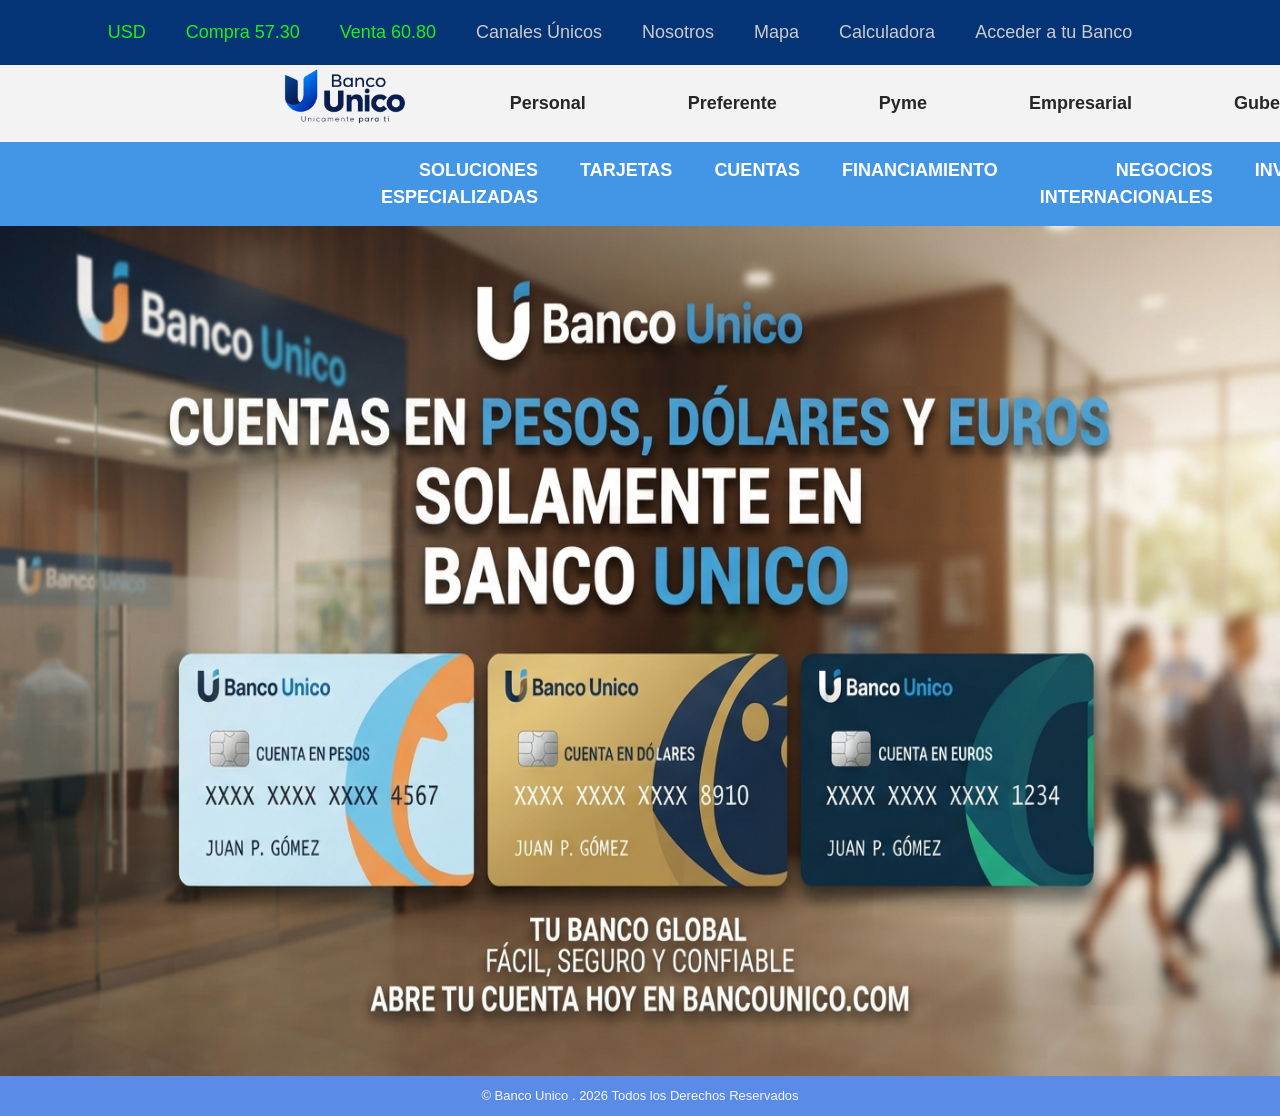
<file: index.HTML>
<!DOCTYPE html>
<html lang="en">
<head>
    <link rel="stylesheet" href="style.css">
    <link rel="shortcut icon" href="favicon.png" type="image/x-icon">
    <meta charset="UTF-8">
    <meta name="viewport" content="width=device-width, initial-scale=1.0">
    
    <title>Banco Unico</title>
</head>
<body>


    <nav class="barra_menu1">
        <ul>
            <span>
            <li>USD</li>
            <li>Compra 57.30</li>
            <li>Venta 60.80</li>
            </span>
            <a  href="CanalesÚnicos.html">Canales Únicos</a>
            <a  href="Nosotros.html">Nosotros </a>
            <a href="Mapa.html">Mapa </a>
            <a  href="Calculadora.html">Calculadora </a>
            <a  href="AccederatuBanco.html">Acceder a tu Banco </a>
            
        </ul>
    </nav>

    <nav class="barra_menu2">
        <img class="imagen_logo" src="logo_unico.png" alt="Logo del banco sin fondo" width="200">
        <ul>
            <li>Personal</li>
            <li>Preferente</li>
            <li>Pyme</li>
            <li>Empresarial</li>
            <li>Gubernamental</li>
            <li>Internacional</li>
        </ul>
    </nav>

    <nav class="barra_menu3">
        <ul>
            <li>SOLUCIONES ESPECIALIZADAS</li>
            <li>TARJETAS</li>
            <li>CUENTAS</li>
            <li>FINANCIAMIENTO</li>
            <li>NEGOCIOS INTERNACIONALES</li>
            <li>INVERSIONES</li>
        </ul>
    </nav>

<div class="movidafuera">
    <div class="imgmovidas">
    <img src="Cuentas-do-eu-pe.jpg" alt="tipo de cuentas del banco">
    <img src="dia-a-dia.jpeg" alt="dia a dia de la gente en las calles">
    <img src="viajes.jpg" alt="gente viajando con targetas ">

    </div>
</div>

<footer>© Banco Unico . 2026 Todos los Derechos Reservados</footer>

<script src="movimiento.js"></script>
</body>
</html>
</file>
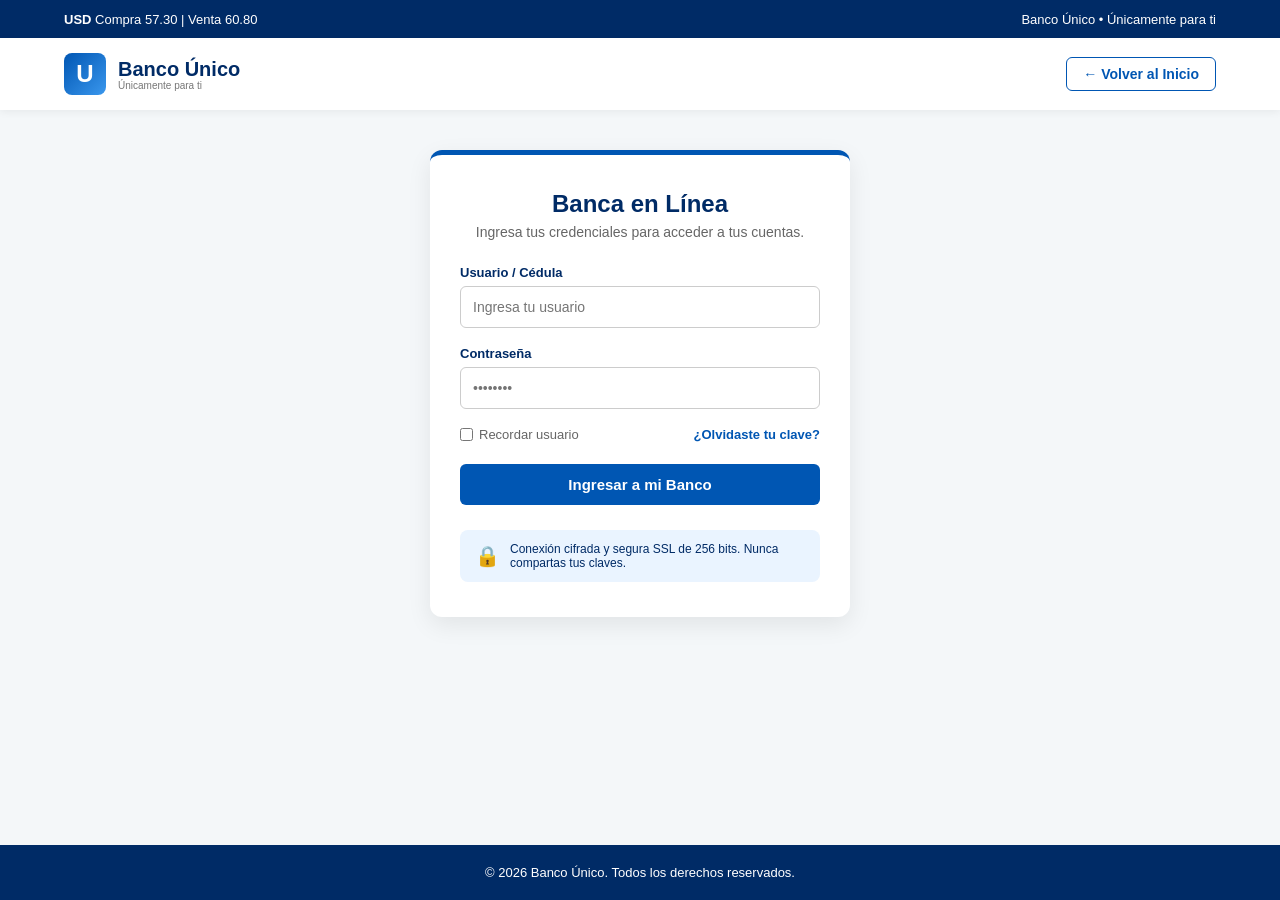
<file: AccederatuBanco.html>
<!DOCTYPE html>
<html lang="es">
<head>
  <meta charset="UTF-8" />
  <meta name="viewport" content="width=device-width, initial-scale=1.0" />
  <title>Acceder a tu Banco - Banco Único</title>
  <style>
    :root {
      --primary-dark: #002b66;   /* Azul oscuro superior */
      --primary-blue: #0056b3;   /* Azul institucional */
      --accent-blue: #3a97ed;    /* Azul claro */
      --bg-light: #f4f7f9;
      --card-bg: #ffffff;
      --text-color: #333333;
      --text-muted: #666666;
    }

    * {
      box-sizing: border-box;
      margin: 0;
      padding: 0;
      font-family: 'Segoe UI', Tahoma, Geneva, Verdana, sans-serif;
    }

    body {
      background-color: var(--bg-light);
      color: var(--text-color);
      display: flex;
      flex-direction: column;
      min-height: 100vh;
    }

    /* Barra Superior */
    .top-bar {
      background-color: var(--primary-dark);
      height: 38px;
      display: flex;
      align-items: center;
      justify-content: space-between;
      padding: 0 5%;
      color: #ffffff;
      font-size: 13px;
    }

    /* Header */
    header {
      background-color: #ffffff;
      box-shadow: 0 2px 8px rgba(0,0,0,0.06);
      padding: 15px 5%;
      display: flex;
      align-items: center;
      justify-content: space-between;
    }

    .logo-container {
      display: flex;
      align-items: center;
      gap: 12px;
      text-decoration: none;
    }

    .logo-u {
      background: linear-gradient(135deg, var(--primary-blue), var(--accent-blue));
      color: #ffffff;
      font-weight: bold;
      font-size: 24px;
      width: 42px;
      height: 42px;
      border-radius: 8px;
      display: flex;
      align-items: center;
      justify-content: center;
    }

    .logo-text {
      color: var(--primary-dark);
      font-size: 20px;
      font-weight: 700;
      line-height: 1.1;
    }

    .logo-text small {
      display: block;
      font-size: 10px;
      font-weight: 400;
      color: #777777;
    }

    .btn-back {
      color: var(--primary-blue);
      text-decoration: none;
      font-weight: 600;
      font-size: 14px;
      padding: 8px 16px;
      border: 1px solid var(--primary-blue);
      border-radius: 6px;
      transition: all 0.2s ease;
    }

    .btn-back:hover {
      background-color: var(--primary-blue);
      color: #ffffff;
    }

    /* Contenido Principal */
    main {
      flex: 1;
      max-width: 460px;
      width: 100%;
      margin: 40px auto;
      padding: 0 20px;
    }

    .login-card {
      background-color: var(--card-bg);
      border-radius: 12px;
      box-shadow: 0 8px 24px rgba(0,0,0,0.08);
      padding: 35px 30px;
      border-top: 5px solid var(--primary-blue);
    }

    .login-header {
      text-align: center;
      margin-bottom: 25px;
    }

    .login-header h1 {
      color: var(--primary-dark);
      font-size: 24px;
      margin-bottom: 6px;
    }

    .login-header p {
      color: var(--text-muted);
      font-size: 14px;
    }

    /* Formulario */
    .form-group {
      margin-bottom: 18px;
    }

    .form-group label {
      display: block;
      font-size: 13px;
      font-weight: 600;
      color: var(--primary-dark);
      margin-bottom: 6px;
    }

    .form-group input {
      width: 100%;
      padding: 12px;
      border: 1px solid #cccccc;
      border-radius: 6px;
      font-size: 14px;
      outline: none;
      transition: border-color 0.2s;
    }

    .form-group input:focus {
      border-color: var(--accent-blue);
    }

    .options-row {
      display: flex;
      align-items: center;
      justify-content: space-between;
      font-size: 13px;
      margin-bottom: 22px;
    }

    .options-row label {
      color: var(--text-muted);
      cursor: pointer;
      display: flex;
      align-items: center;
      gap: 6px;
    }

    .options-row a {
      color: var(--primary-blue);
      text-decoration: none;
      font-weight: 600;
    }

    .options-row a:hover {
      text-decoration: underline;
    }

    .btn-submit {
      width: 100%;
      background-color: var(--primary-blue);
      color: #ffffff;
      padding: 12px;
      border: none;
      border-radius: 6px;
      font-size: 15px;
      font-weight: 600;
      cursor: pointer;
      transition: background-color 0.2s;
    }

    .btn-submit:hover {
      background-color: var(--primary-dark);
    }

    /* Caja de Seguridad */
    .security-box {
      margin-top: 25px;
      background-color: #eaf4ff;
      border-radius: 8px;
      padding: 12px 15px;
      display: flex;
      align-items: center;
      gap: 10px;
      font-size: 12px;
      color: var(--primary-dark);
    }

    .security-box span {
      font-size: 20px;
    }

    /* Footer */
    footer {
      background-color: var(--primary-dark);
      color: #ffffff;
      text-align: center;
      padding: 20px;
      font-size: 13px;
      margin-top: auto;
    }
  </style>
</head>
<body>

  <!-- Barra Superior -->
  <div class="top-bar">
    <span><strong>USD</strong> Compra 57.30 | Venta 60.80</span>
    <span>Banco Único &bull; Únicamente para ti</span>
  </div>

  <!-- Encabezado -->
  <header>
    <a href="index.html" class="logo-container">
      <div class="logo-u">U</div>
      <div class="logo-text">
        Banco Único
        <small>Únicamente para ti</small>
      </div>
    </a>
    <a href="index.html" class="btn-back">&larr; Volver al Inicio</a>
  </header>


  <main>
    <div class="login-card">
      <div class="login-header">
        <h1>Banca en Línea</h1>
        <p>Ingresa tus credenciales para acceder a tus cuentas.</p>
      </div>

      <form onsubmit="handleLogin(event)">
        <div class="form-group">
          <label for="username">Usuario / Cédula</label>
          <input type="text" id="username" placeholder="Ingresa tu usuario" required />
        </div>

        <div class="form-group">
          <label for="password">Contraseña</label>
          <input type="password" id="password" placeholder="••••••••" required />
        </div>

        <div class="options-row">
          <label>
            <input type="checkbox" id="remember" /> Recordar usuario
          </label>
          <a href="#">¿Olvidaste tu clave?</a>
        </div>

        <button type="submit" class="btn-submit">Ingresar a mi Banco</button>
      </form>

      <div class="security-box">
        <span>&#128274;</span>
        <div>Conexión cifrada y segura SSL de 256 bits. Nunca compartas tus claves.</div>
      </div>
    </div>
  </main>

  <!-- Pie de página -->
  <footer>
    &copy; 2026 Banco Único. Todos los derechos reservados.
  </footer>

  <script>
    function handleLogin(event) {
      event.preventDefault();
      const user = document.getElementById('username').value;
      alert(`Iniciando sesión de prueba para el usuario: ${user}`);
    }
  </script>

</body>
</html>
</file>
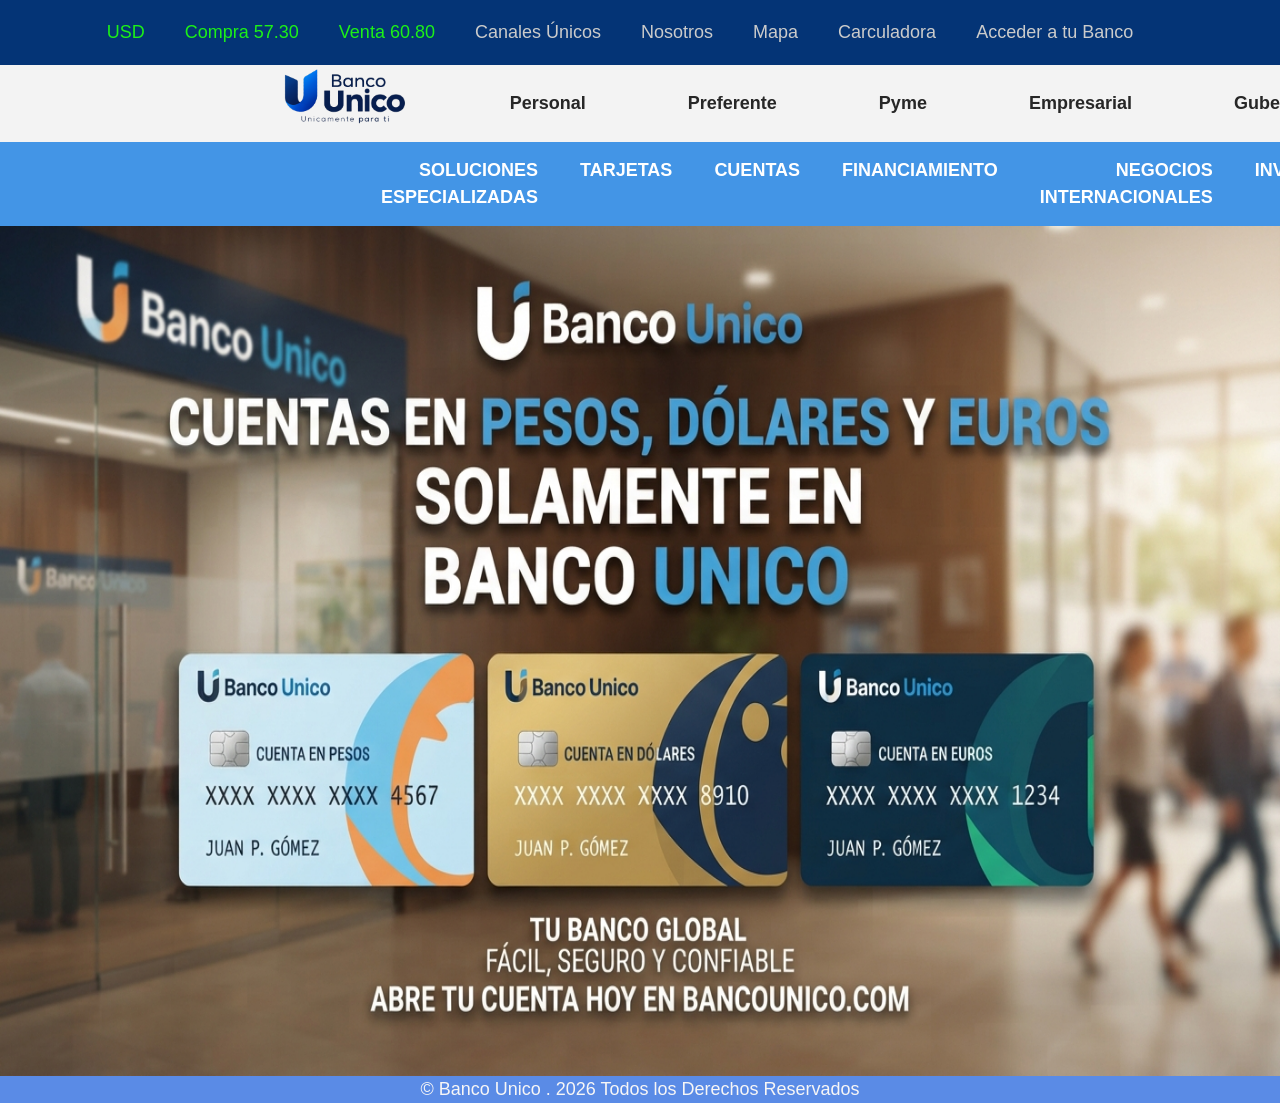
<file: Banco-unico.HTML>
<!DOCTYPE html>
<html lang="en">
<head>
    <link rel="stylesheet" href="css/style.css">
    <link rel="shortcut icon" href="Imagenes/favicon.png" type="image/x-icon">
    <meta charset="UTF-8">
    <meta name="viewport" content="width=device-width, initial-scale=1.0">
    
    <title>Banco Unico</title>
</head>
<body>


    <nav class="barra_menu1">
        <ul>
            <span>
            <li>USD</li>
            <li>Compra 57.30</li>
            <li>Venta 60.80</li>
            </span>
            <a  href="CanalesÚnicos.html">Canales Únicos</a>
            <a  href=" Nosotros.html">Nosotros </a>
            <a href=" Mapa.html">Mapa </a>
            <a  href=" Carculadora.html">Carculadora </a>
            <a  href=" AccederatuBanco.html">Acceder a tu Banco </a>
            
        </ul>
    </nav>

    <nav class="barra_menu2">
        <img class="imagen_logo" src="Imagenes/logo_unico.png" alt="Logo del banco sin fondo" width="200">
        <ul>
            <li>Personal</li>
            <li>Preferente</li>
            <li>Pyme</li>
            <li>Empresarial</li>
            <li>Gubernamental</li>
            <li>Internacional</li>
        </ul>
    </nav>

    <nav class="barra_menu3">
        <ul>
            <li>SOLUCIONES ESPECIALIZADAS</li>
            <li>TARJETAS</li>
            <li>CUENTAS</li>
            <li>FINANCIAMIENTO</li>
            <li>NEGOCIOS INTERNACIONALES</li>
            <li>INVERSIONES</li>
        </ul>
    </nav>

<div class="movidafuera">
    <div class="imgmovidas">
    <img src="Imagenes/Cuentas-do-eu-pe.jpg" alt="tipo de cuentas del banco">
    <img src="Imagenes/dia-a-dia.jpeg" alt="dia a dia de la gente en las calles">
    <img src="Imagenes/viajes.jpg" alt="gente viajando con targetas ">

    </div>
</div>

<footer>© Banco Unico . 2026 Todos los Derechos Reservados</footer>

<script src="js/movimiento.js"></script>
</body>
</html>
</file>
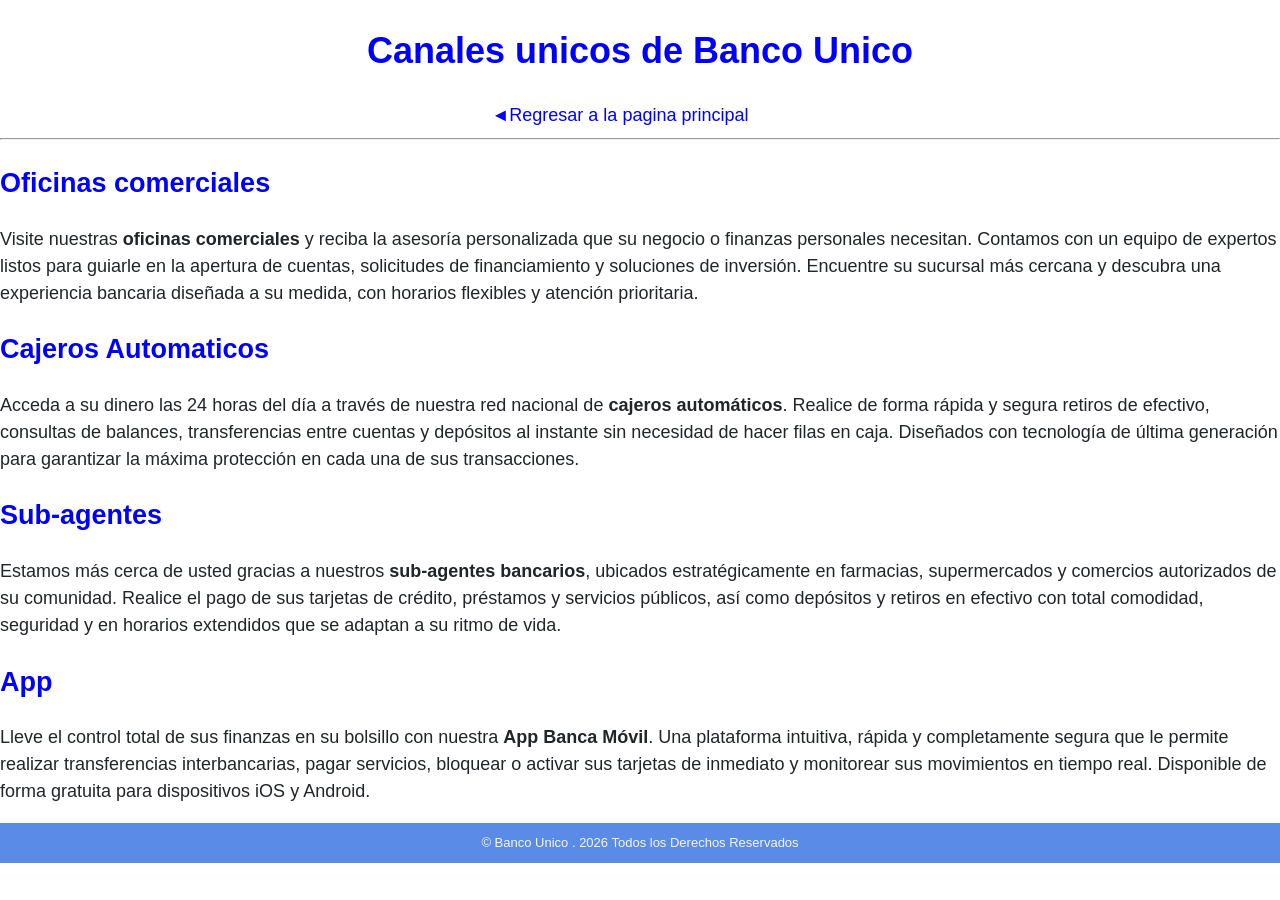
<file: CanalesÚnicos.html>
<!DOCTYPE html>
<html lang="en">
<head>
  <link rel="stylesheet" href="style.css">

  <link rel="shortcut icon" href="favicon.png" type="image/x-icon">
   <meta charset="UTF-8">
  <meta name="viewport" content="width=device-width, initial-scale=1.0">
  <title>Canales Unicos</title>
</head>
<body>
  <div class="canales">
      <h1>Canales unicos de Banco Unico</h1>
      <a href="index.html">◄Regresar a la pagina principal</a>
    <hr>

    <h2>Oficinas comerciales</h2>
    <p>
    Visite nuestras <strong>oficinas comerciales</strong> y reciba la asesoría personalizada que su negocio o finanzas personales necesitan. Contamos con un equipo de expertos listos para guiarle en la apertura de cuentas, solicitudes de financiamiento y soluciones de inversión. Encuentre su sucursal más cercana y descubra una experiencia bancaria diseñada a su medida, con horarios flexibles y atención prioritaria.
    </p>

    <h2>Cajeros Automaticos</h2>
     <p>
        Acceda a su dinero las 24 horas del día a través de nuestra red nacional de <strong>cajeros automáticos</strong>. Realice de forma rápida y segura retiros de efectivo, consultas de balances, transferencias entre cuentas y depósitos al instante sin necesidad de hacer filas en caja. Diseñados con tecnología de última generación para garantizar la máxima protección en cada una de sus transacciones.
    </p>

    <h2>Sub-agentes</h2>
    <p>
        Estamos más cerca de usted gracias a nuestros <strong>sub-agentes bancarios</strong>, ubicados estratégicamente en farmacias, supermercados y comercios autorizados de su comunidad. Realice el pago de sus tarjetas de crédito, préstamos y servicios públicos, así como depósitos y retiros en efectivo con total comodidad, seguridad y en horarios extendidos que se adaptan a su ritmo de vida.
    </p>

    <h2>App</h2>
   <p>
        Lleve el control total de sus finanzas en su bolsillo con nuestra <strong>App Banca Móvil</strong>. Una plataforma intuitiva, rápida y completamente segura que le permite realizar transferencias interbancarias, pagar servicios, bloquear o activar sus tarjetas de inmediato y monitorear sus movimientos en tiempo real. Disponible de forma gratuita para dispositivos iOS y Android.
    </p>
      





  </div>
  <footer>© Banco Unico . 2026 Todos los Derechos Reservados</footer>
</body>
</html>
</file>
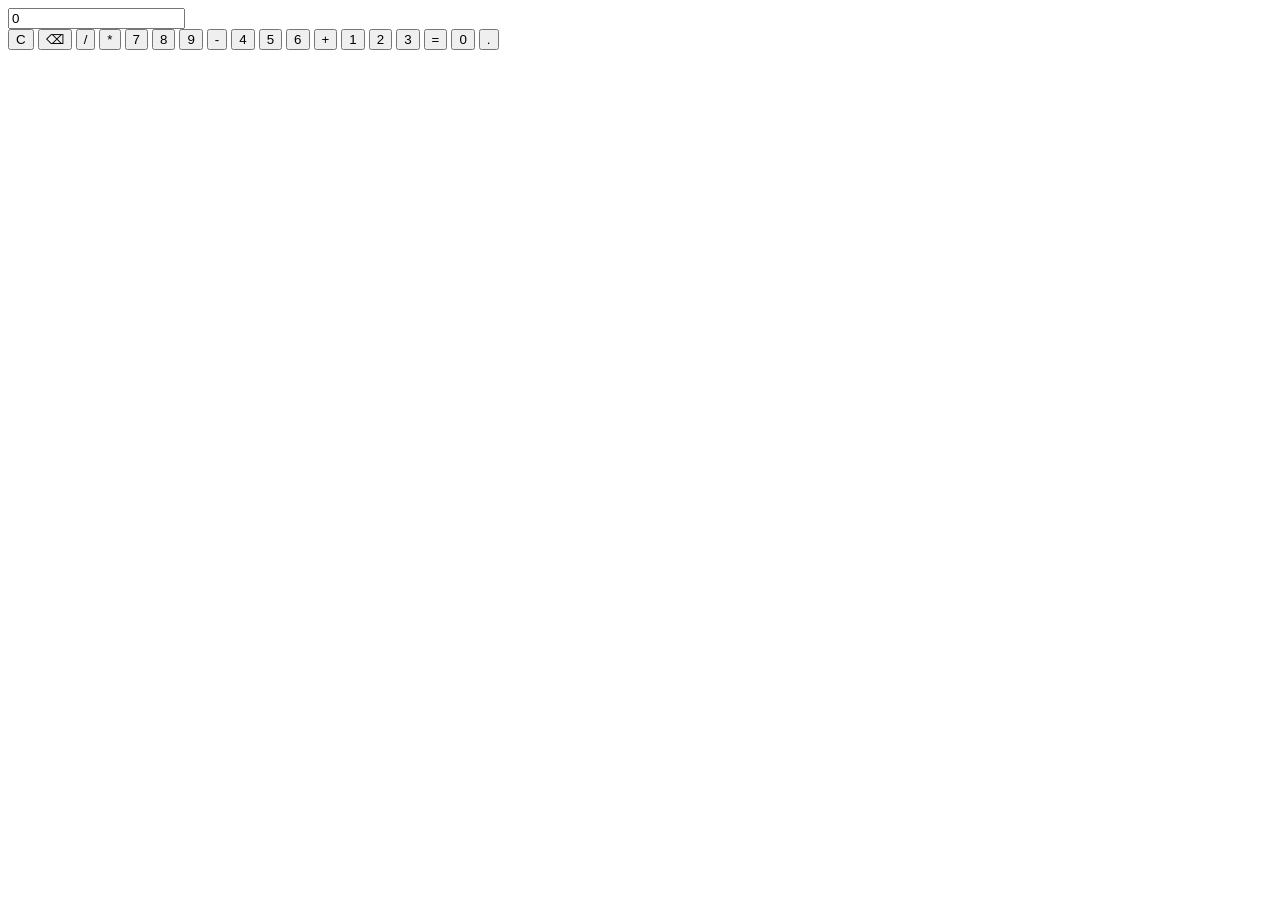
<file: Carculadora.html>
<!DOCTYPE html>
<html lang="en">
<head>
  <meta charset="UTF-8">
  <meta name="viewport" content="width=device-width, initial-scale=1.0">
  <title>calculadora</title>
</head>
<body>
  
<div class="contenedor-calculadora">
    <div class="calculadora">
        <!-- Pantalla donde se ven los números -->
        <input type="text" id="pantalla" readonly value="0">
        
        <!-- Botones de la calculadora -->
        <div class="botones">
            <button class="btn-operador" onclick="limpiarPantalla()">C</button>
            <button class="btn-operador" onclick="borrarUltimo()">⌫</button>
            <button class="btn-operador" onclick="agregarCaracter('/')">/</button>
            <button class="btn-operador" onclick="agregarCaracter('*')">*</button>

            <button onclick="agregarCaracter('7')">7</button>
            <button onclick="agregarCaracter('8')">8</button>
            <button onclick="with(agregarCaracter('9'))">9</button>
            <button class="btn-operador" onclick="agregarCaracter('-')">-</button>

            <button onclick="agregarCaracter('4')">4</button>
            <button onclick="agregarCaracter('5')">5</button>
            <button onclick="agregarCaracter('6')">6</button>
            <button class="btn-operador" onclick="agregarCaracter('+')">+</button>

            <button onclick="agregarCaracter('1')">1</button>
            <button onclick="agregarCaracter('2')">2</button>
            <button onclick="agregarCaracter('3')">3</button>
            <button class="btn-igual" onclick="calcular Resultado()">=</button>

            <button class="btn-cero" onclick="agregarCaracter('0')">0</button>
            <button onclick="agregarCaracter('.')">.</button>
        </div>
    </div>
</div>


</body>
</html>
</file>
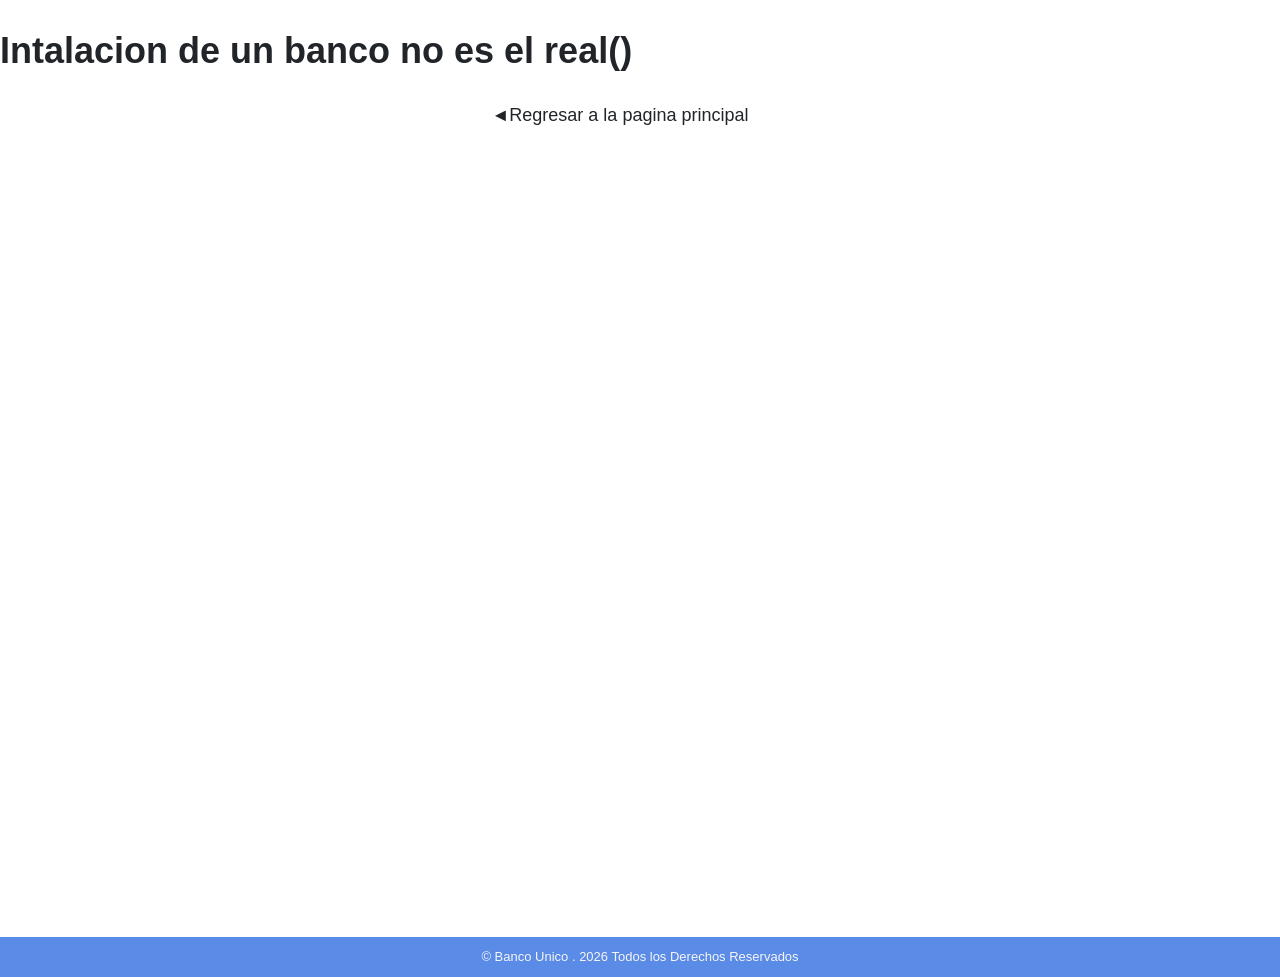
<file: Mapa.html>
<!DOCTYPE html>
<html lang="en">
<head>

  <link rel="stylesheet" href="style.css">

  <link rel="shortcut icon" href="favicon.png" type="image/x-icon">

  <meta charset="UTF-8">
  <meta name="viewport" content="width=device-width, initial-scale=1.0">
  <title>Document</title>
</head>
<body>

  <div class="Mapa">

    <h1>Intalacion de un banco no es el real()</h1>
    <a href="index.html">◄Regresar a la pagina principal</a>
    <iframe src="https://www.google.com/maps/embed?pb=!1m18!1m12!1m3!1d471.80985471380677!2d-69.91312862201293!3d18.48120853755274!2m3!1f0!2f0!3f0!3m2!1i1024!2i768!4f13.1!3m3!1m2!1s0x8eaf89ca2b71ee51%3A0x33708f6c34b9ccb4!2sTorre%20Banco%20Popular!5e1!3m2!1ses!2sdo!4v1794172283309!5m2!1ses!2sdo" width="1500" height="800" style="border:0;" allowfullscreen="" loading="lazy" referrerpolicy="strict-origin-when-cross-origin"></iframe>
  </div>
  

   <footer>© Banco Unico . 2026 Todos los Derechos Reservados</footer>
</body>
</html>
</file>
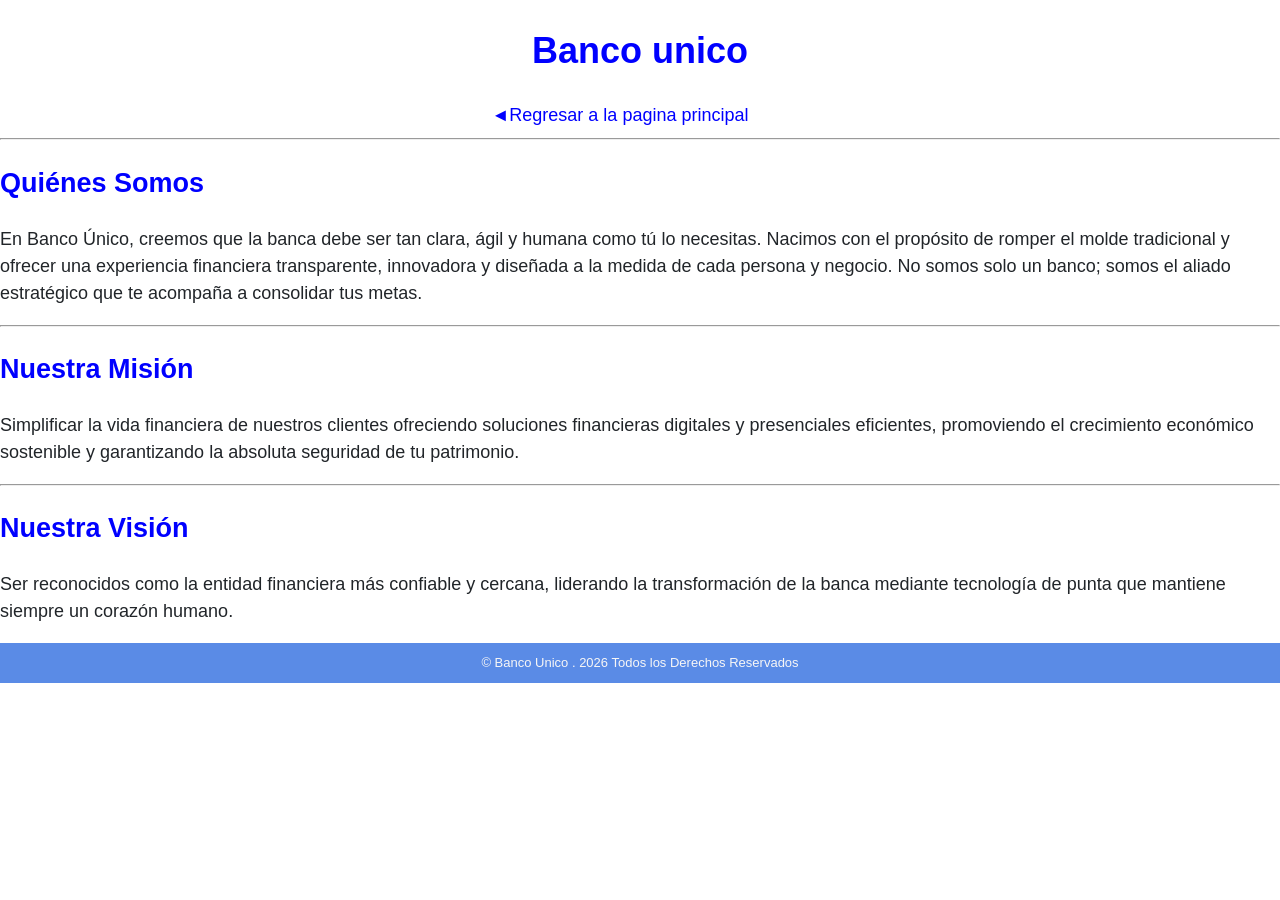
<file: Nosotros.html>
<!DOCTYPE html>
<html lang="en">
<head>
  <link rel="stylesheet" href="style.css">

  <link rel="shortcut icon" href="favicon.png" type="image/x-icon">

  <meta charset="UTF-8">
  <meta name="viewport" content="width=device-width, initial-scale=1.0">
  <title>Nosotros</title>
</head>
<body>
  <div class="Nosotros">

    <H1>Banco unico</H1>
<a href="index.html">◄Regresar a la pagina principal</a>

<hr>
<h2>Quiénes Somos</h2>

<p>En Banco Único, creemos que la banca debe ser tan clara, ágil y humana como tú lo necesitas. Nacimos con el propósito de romper el molde tradicional y ofrecer una experiencia financiera transparente, innovadora y diseñada a la medida de cada persona y negocio. No somos solo un banco; somos el aliado estratégico que te acompaña a consolidar tus metas.</p>

<hr>
<h2>
Nuestra Misión
</h2>
<p>Simplificar la vida financiera de nuestros clientes ofreciendo soluciones financieras digitales y presenciales eficientes, promoviendo el crecimiento económico sostenible y garantizando la absoluta seguridad de tu patrimonio.</p>

<hr>
<h2>
Nuestra Visión
</h2>
<p>Ser reconocidos como la entidad financiera más confiable y cercana, liderando la transformación de la banca mediante tecnología de punta que mantiene siempre un corazón humano.</p>







  </div>

  <footer>© Banco Unico . 2026 Todos los Derechos Reservados</footer>
</body>
</html>
</file>
<file: style.css>
body {
    margin: 0;
    font-family: "freight_sansbook", sans-serif;
    font-size: 18px;
    font-weight: 400;
    line-height: 1.5;
    color: #212529;
    text-align: left;
    background-color: #fff;
}

nav.barra_menu1 {
    background-color: rgb(4, 52, 118);
    color: #cbcbcb;
    padding: 1px 5px;

    
    ul{
        display:flex;
        justify-content: center;
        list-style: none; 
        padding: 0;
       
      }

    li  {
        margin-right: 40px; 

        }
 
    span {
        display:flex;
        color: rgb(28, 240, 24);
    }
    
        

}

/*Los link para que se vean bien */
 a{
        display:flex;
        justify-content: center;
        list-style: none; 
        padding: 0;
        margin-right: 40px; 
        color: inherit;    
        text-decoration: none; 


        }

nav.barra_menu2 {
    background-color: rgb(243, 243, 243);
    color: #272727;
    display: flex;
    padding: 0px 180px;
    

    
    ul{
        display:flex;
        list-style: none; 
        padding: 0;
        margin: 0;
        text-align: right;
       
      }

    li  {
        margin-right: 100px; 
        padding: 25px 1px;
        font-weight: bold;
        
        
        
        }
    .imagen_logo {
        max-height: 60px; 
        width: auto;
        height: auto;
        padding: 1px 100px;
    }
        
}

nav.barra_menu3{
    background-color: rgb(67, 149, 230);
    color: white;
    padding: 10px 380px;
    display: flex;

  ul{
        display:flex;
        list-style: none; 
        padding: 0;
        margin: 0;
        text-align: right;
       
      }

    li  {
        margin-right: 40px; 
        padding: 5px 1px;
        font-weight: bold;
        
        
        }

}

/*Botones hover*/
.barra_menu1 li:hover{
    color: rgb(87, 138, 248);
    cursor:pointer;
    transition: color 0.3s ease;
    cursor: pointer;
}
.barra_menu2 li:hover{
    color: rgb(24, 60, 239);
    cursor:pointer;
    transition: color 0.3s ease;
    cursor: pointer;
    
}
.barra_menu3 li:hover{
    background-color:white;
    color: rgb(5, 5, 5);
    cursor:pointer;
    transition: color 0.3s ease;
    cursor: pointer;
    border-radius: 2%;
    padding: 5px 20px;
}

/* movida de las imagenes*/

.movidafuera {
    width: 100%;  
      
    overflow: hidden; 
}

.imgmovidas {
    display: flex;     
    width: 300%;       
    transition: transform 0.8s ease-in-out; 
    
}

.imgmovidas img {
    width: 33.333%;   
    height: 850px;  
}

footer{
    text-align: center;
    color: rgb(247, 246, 246);
    background-color: rgb(90, 139, 230);
    padding: 10px;
    font-size: 13px;
    margin-top: auto;
    
}

/*canales*/
.canales {
   
    

    h1 {
        color: blue;
        text-align: center;
    }

    a {
        color: blue;
       
      
    }

    h2 {
        color: blue;
    }

}

/*Nosotros*/
.Nosotros{

    h1{
        color: blue;
        text-align: center;
    }

    h2{
        color: blue;
    }

    a{
        color: blue;
    }
}
</file>
<file: css/style.css>
body {
    margin: 0;
    font-family: "freight_sansbook", sans-serif;
    font-size: 18px;
    font-weight: 400;
    line-height: 1.5;
    color: #212529;
    text-align: left;
    background-color: #fff;
}

nav.barra_menu1 {
    background-color: rgb(4, 52, 118);
    color: #cbcbcb;
    padding: 1px 5px;

    
    ul{
        display:flex;
        justify-content: center;
        list-style: none; 
        padding: 0;
       
      }

    li  {
        margin-right: 40px; 

        }
 
    span {
        display:flex;
        color: rgb(28, 240, 24);
    }
    
        

}

/*Los link para que se vean bien */
 a{
        display:flex;
        justify-content: center;
        list-style: none; 
        padding: 0;
        margin-right: 40px; 
        color: inherit;    
        text-decoration: none; 


        }

nav.barra_menu2 {
    background-color: rgb(243, 243, 243);
    color: #272727;
    display: flex;
    padding: 0px 180px;
    

    
    ul{
        display:flex;
        list-style: none; 
        padding: 0;
        margin: 0;
        text-align: right;
       
      }

    li  {
        margin-right: 100px; 
        padding: 25px 1px;
        font-weight: bold;
        
        
        
        }
    .imagen_logo {
        max-height: 60px; 
        width: auto;
        height: auto;
        padding: 1px 100px;
    }
        
}

nav.barra_menu3{
    background-color: rgb(67, 149, 230);
    color: white;
    padding: 10px 380px;
    display: flex;

  ul{
        display:flex;
        list-style: none; 
        padding: 0;
        margin: 0;
        text-align: right;
       
      }

    li  {
        margin-right: 40px; 
        padding: 5px 1px;
        font-weight: bold;
        
        
        }

}

/*Botones hover*/
.barra_menu1 li:hover{
    color: rgb(87, 138, 248);
    cursor:pointer;
    transition: color 0.3s ease;
    cursor: pointer;
}
.barra_menu2 li:hover{
    color: rgb(24, 60, 239);
    cursor:pointer;
    transition: color 0.3s ease;
    cursor: pointer;
    
}
.barra_menu3 li:hover{
    background-color:white;
    color: rgb(5, 5, 5);
    cursor:pointer;
    transition: color 0.3s ease;
    cursor: pointer;
    border-radius: 2%;
    padding: 5px 20px;
}

/* movida de las imagenes*/

.movidafuera {
    width: 100%;  
      
    overflow: hidden; 
}

.imgmovidas {
    display: flex;     
    width: 300%;       
    transition: transform 0.8s ease-in-out; 
    
}

.imgmovidas img {
    width: 33.333%;   
    height: 850px;  
}

footer{
    text-align: center;
    color: rgb(247, 246, 246);
    background-color: rgb(90, 139, 230);
}

/*canales*/
.canales {
   
    

    h1 {
        color: blue;
        text-align: center;
    }

    a {
        color: blue;
       
      
    }

    h2 {
        color: blue;
    }

}

/*Nosotros*/
.Nosotros{

    h1{
        color: blue;
        text-align: center;
    }

    h2{
        color: blue;
    }

    a{
        color: blue;
    }
}
</file>
